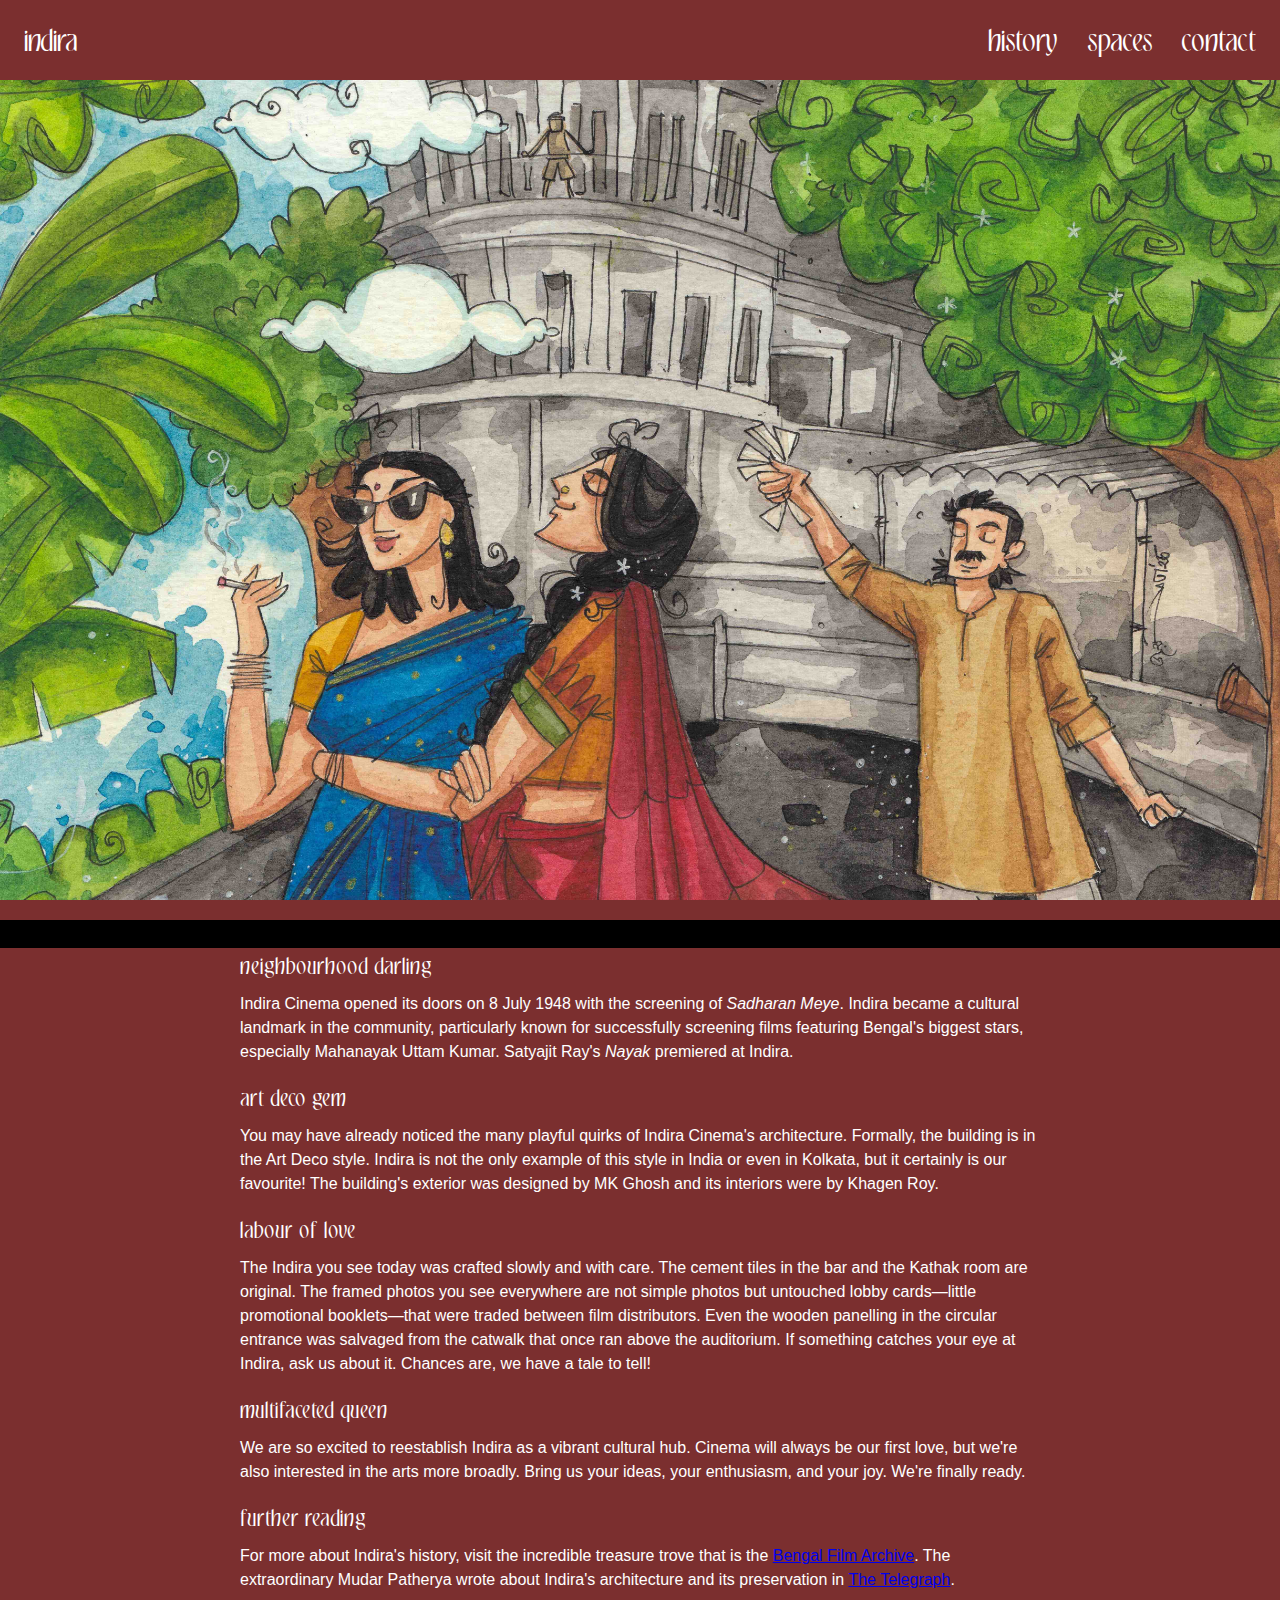
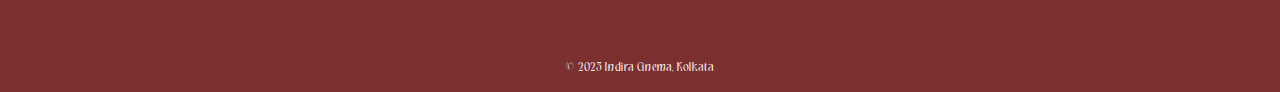
<file: index.html>
<!DOCTYPE html>
<html lang="en">
<head>
  <meta charset="UTF-8" />
  <meta name="viewport" content="width=device-width, initial-scale=1.0" />
  <title>Indira Cinema</title>

  <!-- Open Graph / Facebook -->
  <meta property="og:type" content="website" />
  <meta property="og:url" content="https://indiracinema.com/" />
  <meta property="og:title" content="Indira Cinema" />
  <meta property="og:description" content="A heritage single-screen filmhouse in Kolkata" />
  <meta property="og:image" content="https://indiracinema.com/img/banner.jpg" />

  <!-- Twitter -->
  <meta property="twitter:card" content="summary_large_image" />
  <meta property="twitter:url" content="https://indiracinema.com/" />
  <meta property="twitter:title" content="Indira Cinema" />
  <meta property="twitter:description" content="A heritage single-screen filmhouse in Kolkata" />
  <meta property="twitter:image" content="https://indiracinema.com/img/banner.jpg" />

  <link rel="icon" type="image/png" href="img/favicon.png" />
  <link rel="stylesheet" href="style.css" />
  <style>
    body {
      display: block;
      padding-top: 70px;
    }

    header {
      position: fixed;
      top: 0;
      left: 0;
      right: 0;
      z-index: 10;
      background-color: rgba(123, 47, 47);
    }

    .banner-container {
      position: sticky;
      top: 70px;
      width: 100%;
      height: calc(100vh - 70px);
      overflow: hidden;
      transition: height 2s ease, position 0s 2s;
      z-index: 5;
      padding-bottom: 20px;
      margin-bottom: -20px;
    }

    .banner-container::after {
      content: '';
      position: absolute;
      bottom: 0;
      left: 0;
      right: 0;
      height: 20px;
      background: rgba(123, 47, 47, 1);
      z-index: 10;
    }

    .banner-container.shrunk {
      height: 270px;
      position: relative;
      transition: height 2s ease, position 0s;
      top: -70px;
      margin-bottom: -70px;
    }

    .banner-container img {
      width: 100%;
      height: 100%;
      object-fit: cover;
      object-position: center;
      display: block;
      will-change: auto;
    }

    .content-wrapper {
      background: rgba(123, 47, 47);
      position: relative;
    }

    .content {
      position: relative;
      z-index: 2;
      padding-top: 0;
    }

    @media (max-width: 768px) {
      .content {
        padding-top: 0;
        margin-top: 0;
      }

      .banner-container {
        padding-bottom: 0;
        margin-bottom: 0;
      }

      .banner-container.shrunk {
        margin-bottom: -70px;
      }
    }
  </style>
</head>
<body>

  <header></header>
  <script src="nav.js"></script>

  <div class="banner-container" id="banner">
    <img src="img/banner.jpg" alt="Indira Cinema Banner" />
  </div>

  <div class="content-wrapper">
    <main class="content">
      <h2>neighbourhood darling</h2>
      <p>
        Indira Cinema opened its doors on 8 July 1948 with the screening of <em>Sadharan Meye</em>.
        Indira became a cultural landmark in the community, particularly known for successfully screening films featuring Bengal's biggest stars, especially Mahanayak Uttam Kumar. Satyajit Ray's <em>Nayak</em> premiered at Indira.
      </p>

      <h2>art deco gem</h2>
      <p>
        You may have already noticed the many playful quirks of Indira Cinema's architecture.
        Formally, the building is in the Art Deco style.
        Indira is not the only example of this style in India or even in Kolkata, but it certainly is our favourite!
        The building's exterior was designed by MK Ghosh and its interiors were by Khagen Roy.
      </p>

      <h2>labour of love</h2>
      <p>
        The Indira you see today was crafted slowly and with care. The cement tiles in the bar and the Kathak room are original. The framed photos you see everywhere are not simple photos but untouched lobby cards—little promotional booklets—that were traded between film distributors.
        Even the wooden panelling in the circular entrance was salvaged from the catwalk that once ran above the auditorium.
        If something catches your eye at Indira, ask us about it. Chances are, we have a tale to tell!
      </p>

      <h2>multifaceted queen</h2>
      <p>
        We are so excited to reestablish Indira as a vibrant cultural hub.
        Cinema will always be our first love, but we're also interested in the arts more broadly.
        Bring us your ideas, your enthusiasm, and your joy. We're finally ready.
      </p>

      <h2>further reading</h2>
      <p>
        For more about Indira's history, visit the incredible treasure trove that is the <a href="https://www.bengalfilmarchive.com/hall-details.php?h=Mzk%3D">Bengal Film Archive</a>.
        The extraordinary Mudar Patherya wrote about Indira's architecture and its preservation in <a href="https://www.telegraphindia.com/my-kolkata/places/at-the-art-deco-indira-cinema-mudar-patherya-finds-the-story-of-a-mans-fight-to-preserve-a-piece-of-kolkata-heritage/cid/2004720">The Telegraph</a>.
      </p>
    </main>

    <footer>
      &copy; 2025 Indira Cinema, Kolkata
    </footer>
  </div>

  <script>
    const banner = document.getElementById('banner');
    let hasShrunken = false;

    // Reset on page load
    window.addEventListener('load', () => {
      window.scrollTo(0, 0);
      banner.classList.remove('shrunk');
      hasShrunken = false;
    });

    function updateBanner() {
      if (hasShrunken) return; // Once shrunk, stay shrunk

      const scrollTop = window.pageYOffset || document.documentElement.scrollTop;
      const bannerHeight = window.innerHeight - 70;

      // Shrink earlier to prevent content from scrolling past the top
      if (scrollTop > bannerHeight * 0.15) {
        banner.classList.add('shrunk');
        hasShrunken = true;
      }
    }

    window.addEventListener('scroll', updateBanner);
  </script>

</body>
</html>
</file>
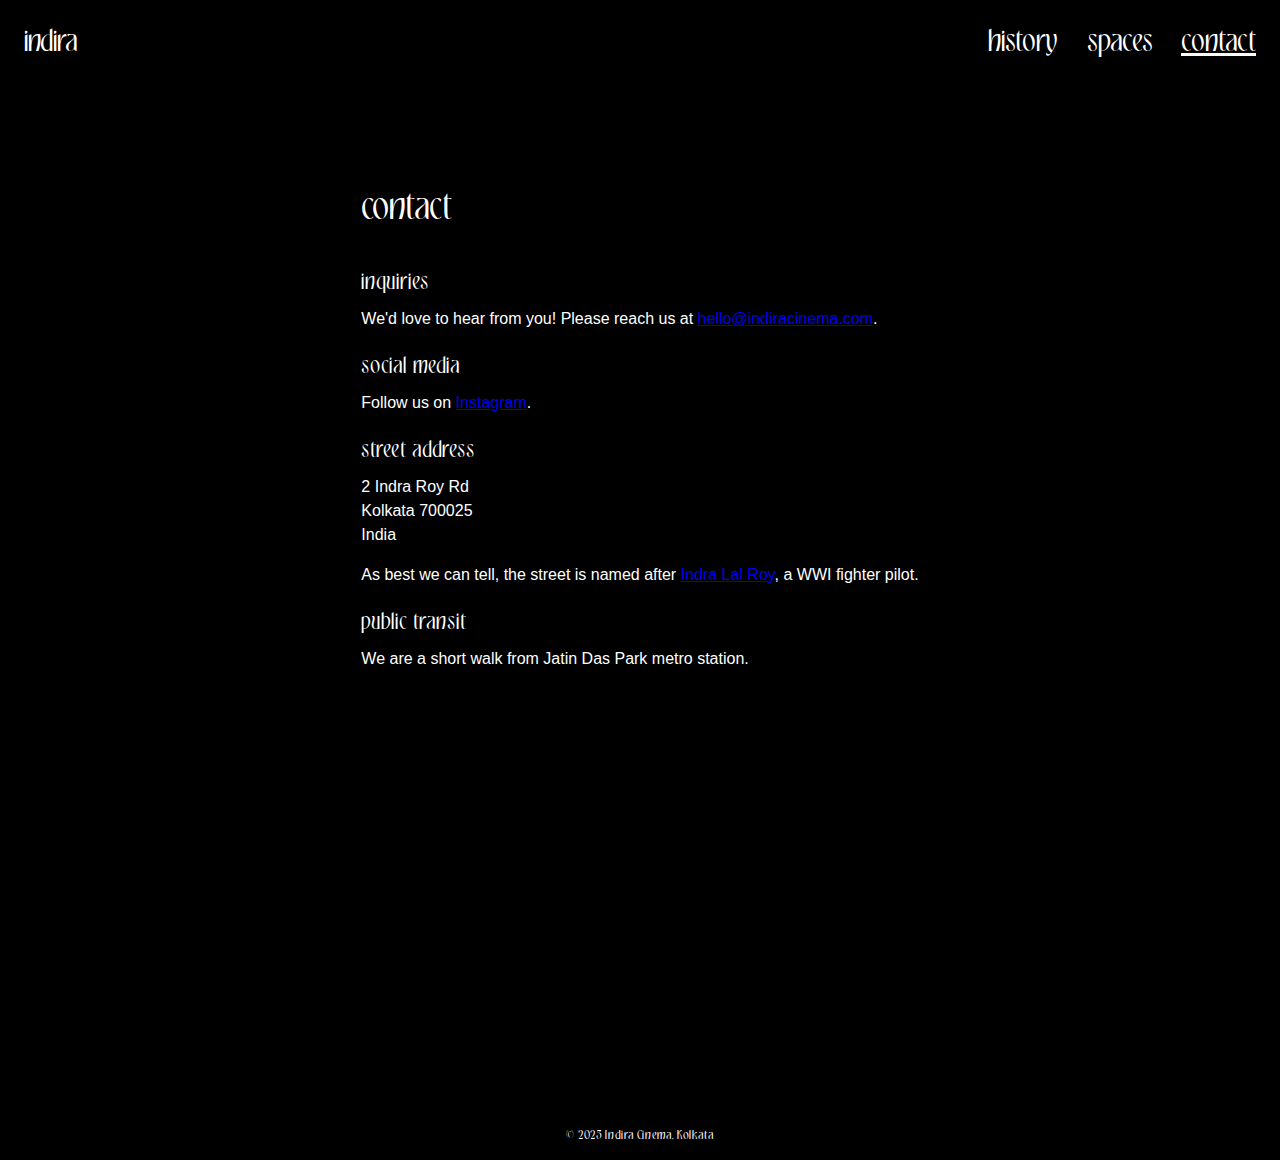
<file: contact.html>
<!DOCTYPE html>
<html lang="en">
<head>
  <meta charset="UTF-8" />
  <meta name="viewport" content="width=device-width, initial-scale=1.0" />
  <title>Contact | Indira Cinema</title>

  <link rel="icon" type="image/jpeg" href="img/favicon.png" />
  <link rel="stylesheet" href="style.css" />
</head>
<body>

  <header></header>
  <script src="nav.js"></script>


  <main class="content">

    <h1>contact</h1>

    <h2>inquiries</h2>
    <p>
      We'd love to hear from you! Please reach us at <a href="mailto:hello@indiracinema.com">hello@indiracinema.com</a>.
    </p>

    <h2>social media</h2>
    <p>
      Follow us on <a href="https://instagram.com/indiracinema">Instagram</a>.
    </p>

    <h2>street address</h2>
    <p>
      2 Indra Roy Rd<br />
      Kolkata 700025<br />
      India
    </p>
    <p>
      As best we can tell, the street is named after <a href="https://en.wikipedia.org/wiki/Indra_Lal_Roy">Indra Lal Roy</a>, a WWI fighter pilot.
    </p>

    <h2>public transit</h2>
    <p>
      We are a short walk from Jatin Das Park metro station.
    </p>

    <div style="margin-top: 2rem;">
      <iframe
        src="https://maps.google.com/maps?q=2%20Indra%20Roy%20Rd%20Kolkata%20700025&t=&z=15&ie=UTF8&iwloc=&output=embed"
        width="100%"
        height="350"
        style="border:0;"
        loading="lazy"
        referrerpolicy="no-referrer-when-downgrade">
      </iframe>
    </div>
  </main>

  <footer>
    &copy; 2025 Indira Cinema, Kolkata
  </footer>

</body>
</html>
</file>
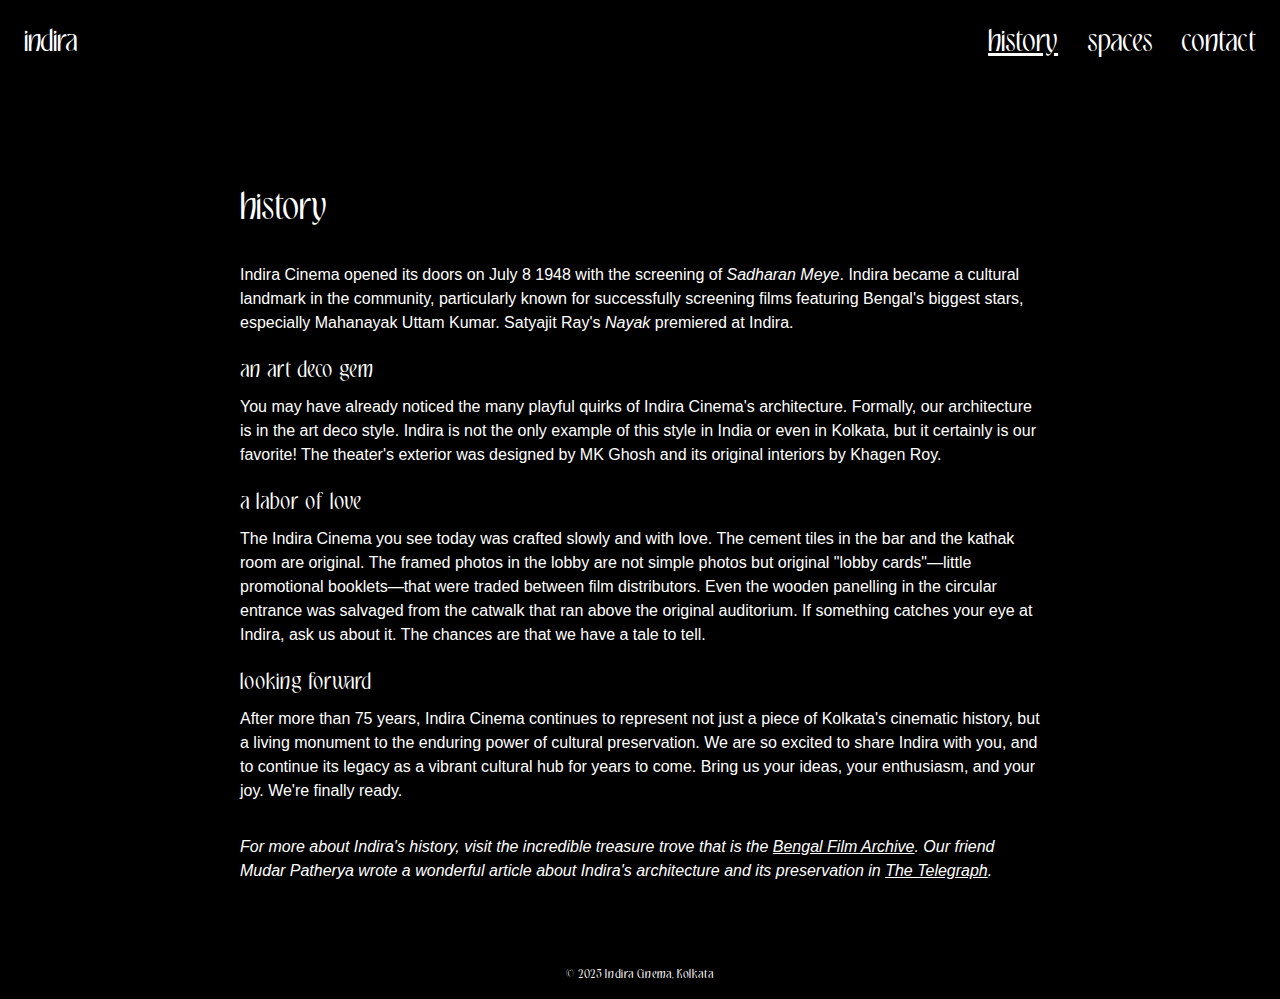
<file: history.html>
<!DOCTYPE html>
<html lang="en">
<head>
  <meta charset="UTF-8" />
  <meta name="viewport" content="width=device-width, initial-scale=1.0" />
  <title>History | Indira Cinema</title>

  <link rel="icon" type="image/jpeg" href="img/favicon.png" />
  <link rel="stylesheet" href="style.css" />
</head>
<body>

  <header></header>
  <script src="nav.js"></script>

  <main class="content">

    <h1>history</h1>

    <p>
      Indira Cinema opened its doors on July 8 1948 with the screening of <em>Sadharan Meye</em>.
      Indira became a cultural landmark in the community, particularly known for successfully screening films featuring Bengal's biggest stars, especially Mahanayak Uttam Kumar. Satyajit Ray's <em>Nayak</em> premiered at Indira.
    </p>

    <h2>an art deco gem</h2>

    <p>
      You may have already noticed the many playful quirks of Indira Cinema's architecture.
      Formally, our architecture is in the art deco style.
      Indira is not the only example of this style in India or even in Kolkata, but it certainly is our favorite!
      The theater's exterior was designed by MK Ghosh and its original interiors by Khagen Roy.
    </p>

    <h2>a labor of love</h2>

    <p>
      The Indira Cinema you see today was crafted slowly and with love. The cement tiles in the bar and the kathak room are original. The framed photos in the lobby are not simple photos but original "lobby cards"—little promotional booklets—that were traded between film distributors.
      Even the wooden panelling in the circular entrance was salvaged from the catwalk that ran above the original auditorium.
      If something catches your eye at Indira, ask us about it. The chances are that we have a tale to tell.
    </p>

    <h2>looking forward</h2>

    <p>
      After more than 75 years, Indira Cinema continues to represent not just a piece of Kolkata's cinematic history, but a living monument to the enduring power of cultural preservation.
      We are so excited to share Indira with you, and to continue its legacy as a vibrant cultural hub for years to come.
      Bring us your ideas, your enthusiasm, and your joy. We're finally ready.
    </p>

    <p style="margin-top: 2rem; font-style: italic;">
      For more about Indira's history, visit the incredible treasure trove that is the <a href="https://www.bengalfilmarchive.com/hall-details.php?h=Mzk%3D" style="color:white; text-decoration:underline;">Bengal Film Archive</a>.
      Our friend Mudar Patherya wrote a wonderful article about Indira's architecture and its preservation in <a href="https://www.telegraphindia.com/my-kolkata/places/at-the-art-deco-indira-cinema-mudar-patherya-finds-the-story-of-a-mans-fight-to-preserve-a-piece-of-kolkata-heritage/cid/2004720" style="color:white; text-decoration:underline;">The Telegraph</a>.
    </p>

  </main>

  <footer>
    &copy; 2025 Indira Cinema, Kolkata
  </footer>

</body>
</html>
</file>
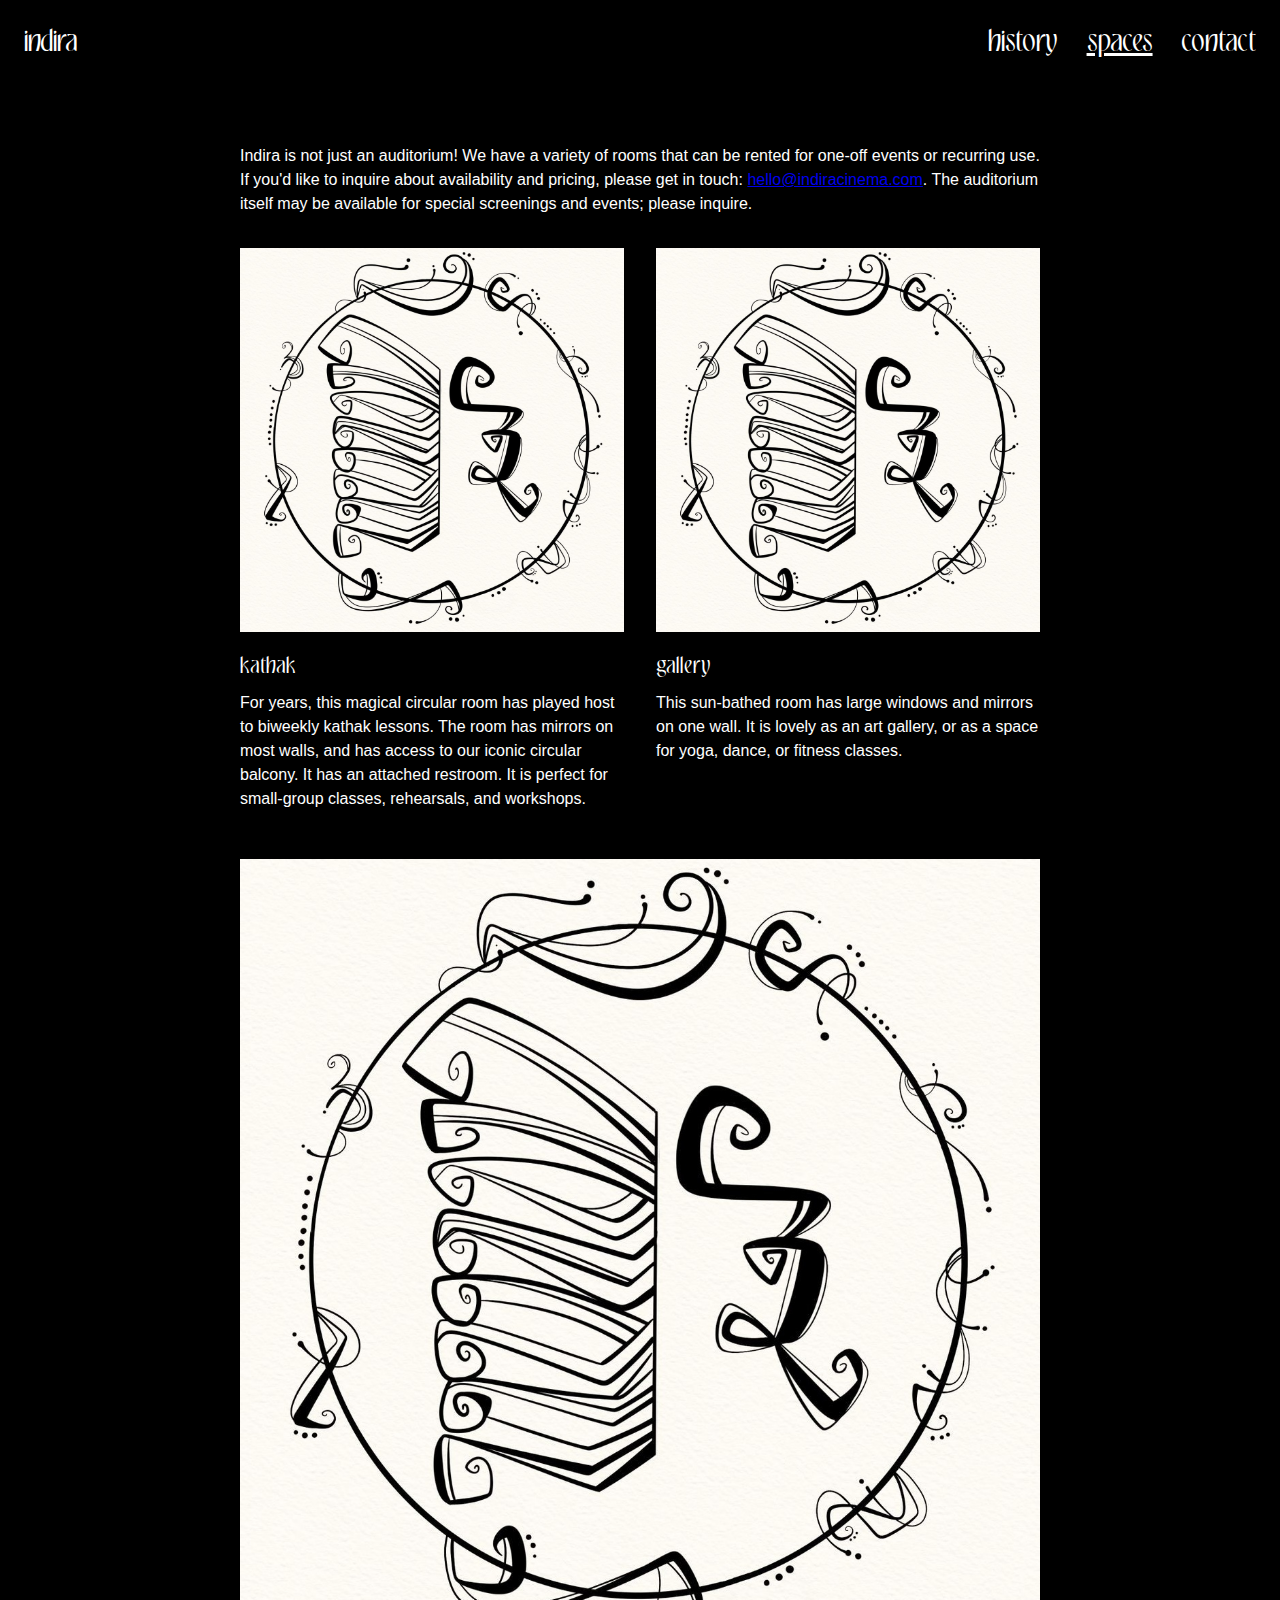
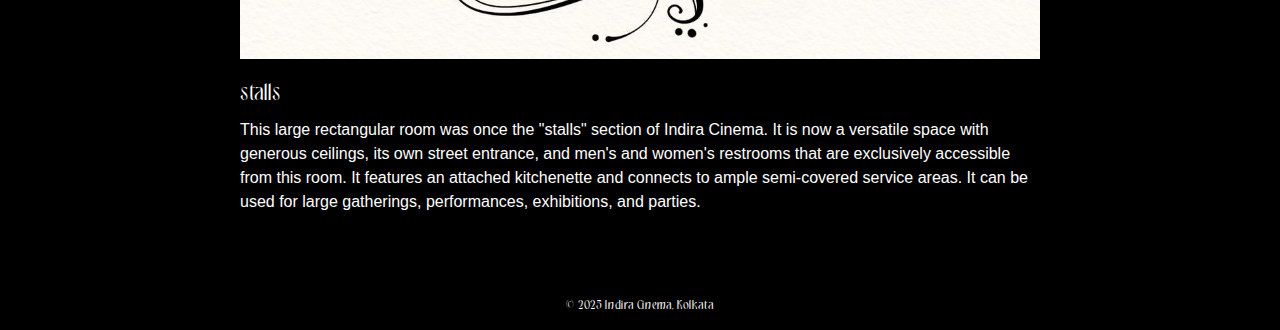
<file: spaces.html>
<!DOCTYPE html>
<html lang="en">
<head>
  <meta charset="UTF-8" />
  <meta name="viewport" content="width=device-width, initial-scale=1.0" />
  <title>Spaces | Indira Cinema</title>

  <link rel="icon" type="image/jpeg" href="img/favicon.png" />
  <link rel="stylesheet" href="style.css" />
</head>
<body>

  <header></header>
  <script src="nav.js"></script>

  <main class="content">

    <p>
      Indira is not just an auditorium! We have a variety of rooms that can be rented for one-off events or recurring use. If you'd like to inquire about availability and pricing, please get in touch: <a href="mailto:hello@indiracinema.com">hello@indiracinema.com</a>. The auditorium itself may be available for special screenings and events; please inquire.
    </p>

    <div class="room-list" style="display: flex; flex-wrap: wrap; gap: 2rem; margin-top: 2rem;">
      <div class="room" style="flex: 1 1 250px;">
        <img src="img/placeholder.jpeg" alt="Room 1" style="width: 100%; height: auto;" />
        <h2>kathak</h2>
        <p>For years, this magical circular room has played host to biweekly kathak lessons. The room has mirrors on most walls, and has access to our iconic circular balcony. It has an attached restroom.
        It is perfect for small-group classes, rehearsals, and workshops.</p>
      </div>


      <div class="room" style="flex: 1 1 250px;">
        <img src="img/placeholder.jpeg" alt="Room 2" style="width: 100%; height: auto;" />
        <h2>gallery</h2>
        <p>This sun-bathed room has large windows and mirrors on one wall. It is lovely as an art gallery, or as a space for yoga, dance, or fitness classes.
        </p>
      </div>

      <div class="room" style="flex: 1 1 250px;">
        <img src="img/placeholder.jpeg" alt="Room 3" style="width: 100%; height: auto;" />
        <h2>stalls</h2>
        <p>This large rectangular room was once the "stalls" section of Indira Cinema. It is now a versatile space with generous ceilings, its own street entrance, and men's and women's restrooms that are exclusively accessible from this room. It features an attached kitchenette and connects to ample semi-covered service areas.
        It can be used for large gatherings, performances, exhibitions, and parties.</p>
      </div>
    </div>

  </main>

  <footer>
    &copy; 2025 Indira Cinema, Kolkata
  </footer>

</body>
</html>
</file>
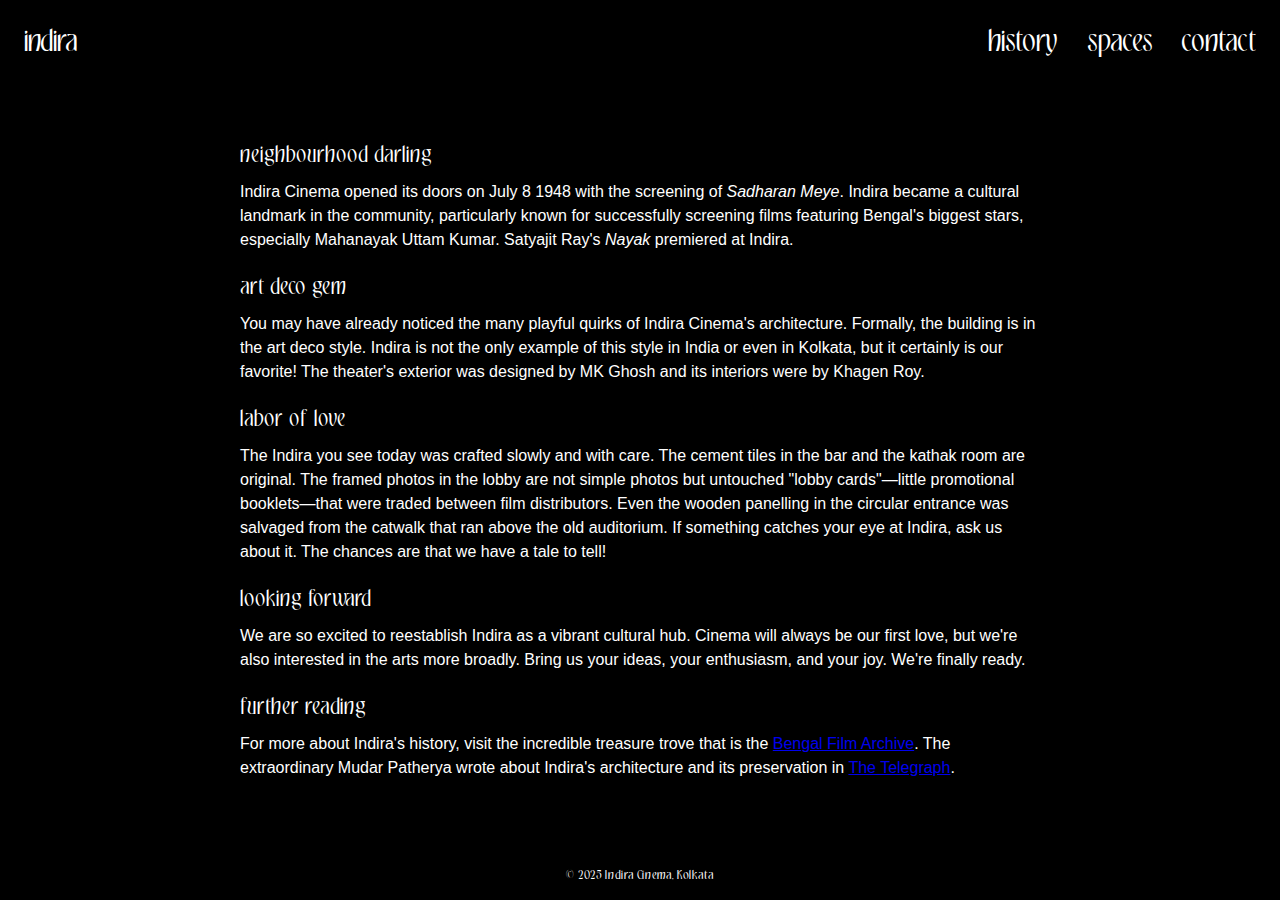
<file: story.html>
<!DOCTYPE html>
<html lang="en">
<head>
  <meta charset="UTF-8" />
  <meta name="viewport" content="width=device-width, initial-scale=1.0" />
  <title>Story | Indira Cinema</title>

  <link rel="icon" type="image/jpeg" href="img/favicon.png" />
  <link rel="stylesheet" href="style.css" />
</head>
<body>

  <header></header>
  <script src="nav.js"></script>

  <main class="content">

    <h2>neighbourhood darling</h2>
    <p>
      Indira Cinema opened its doors on July 8 1948 with the screening of <em>Sadharan Meye</em>.
      Indira became a cultural landmark in the community, particularly known for successfully screening films featuring Bengal's biggest stars, especially Mahanayak Uttam Kumar. Satyajit Ray's <em>Nayak</em> premiered at Indira.
    </p>

    <h2>art deco gem</h2>

    <p>
      You may have already noticed the many playful quirks of Indira Cinema's architecture.
      Formally, the building is in the art deco style.
      Indira is not the only example of this style in India or even in Kolkata, but it certainly is our favorite!
      The theater's exterior was designed by MK Ghosh and its interiors were by Khagen Roy.
    </p>

    <h2>labor of love</h2>

    <p>
      The Indira you see today was crafted slowly and with care. The cement tiles in the bar and the kathak room are original. The framed photos in the lobby are not simple photos but untouched "lobby cards"—little promotional booklets—that were traded between film distributors.
      Even the wooden panelling in the circular entrance was salvaged from the catwalk that ran above the old auditorium.
      If something catches your eye at Indira, ask us about it. The chances are that we have a tale to tell!
    </p>

    <h2>looking forward</h2>

    <p>
      We are so excited to reestablish Indira as a vibrant cultural hub.
      Cinema will always be our first love, but we're also interested in the arts more broadly.
      Bring us your ideas, your enthusiasm, and your joy. We're finally ready.
    </p>

    <h2>further reading</h2>

    <p>
      For more about Indira's history, visit the incredible treasure trove that is the <a href="https://www.bengalfilmarchive.com/hall-details.php?h=Mzk%3D">Bengal Film Archive</a>.
      The extraordinary Mudar Patherya wrote about Indira's architecture and its preservation in <a href="https://www.telegraphindia.com/my-kolkata/places/at-the-art-deco-indira-cinema-mudar-patherya-finds-the-story-of-a-mans-fight-to-preserve-a-piece-of-kolkata-heritage/cid/2004720">The Telegraph</a>.
    </p>

  </main>

  <footer>
    &copy; 2025 Indira Cinema, Kolkata
  </footer>

</body>
</html>
</file>
<file: style.css>
/* styles.css */

/* ============================================
   FONTS
   ============================================ */
@font-face {
  font-family: "Kestia";
  src:
    url("fonts/kestia/kestia-regular.woff2") format("woff2"),
    url("fonts/kestia/kestia-regular.woff") format("woff");
  font-weight: normal;
  font-style: normal;
  font-display: swap;
}

/* ============================================
   BASE STYLES
   ============================================ */
html, body {
  margin: 0;
  padding: 0;
  height: 100%;
}

body {
  font-family: "Helvetica Neue", Helvetica, Arial, sans-serif;
  font-weight: 300;
  background-color: black;
  color: white;
  min-height: 100vh;
  display: flex;
  flex-direction: column;
  line-height: 1.5;
}

/* ============================================
   HEADER & NAVIGATION
   ============================================ */
header {
  display: flex;
  justify-content: space-between;
  align-items: center;
  padding: 1rem 1.5rem;
}

.logo {
  font-family: "Kestia", Helvetica, sans-serif;
  font-size: 2rem;
}

nav a {
  font-family: "Kestia", Helvetica, sans-serif;
  font-weight: normal;
  text-decoration: none;
  margin-left: 1.5rem;
  font-size: 2rem;
  color: white;
}

nav a:hover {
  text-decoration: underline;
}

/* Mobile Toggle (Hamburger Menu) */
.mobile-toggle {
  display: none;
  width: 30px;
  height: 14px;  /* Changed from 18px */
  position: relative;
  cursor: pointer;
  padding: 0.5rem;
}

.mobile-toggle span {
  width: 25px;
  height: 2px;
  background: white;
  transition: all 0.3s ease;
  display: block;
  position: absolute;
  left: 0;
}

.mobile-toggle span:nth-child(1) {
  top: 0;
}

.mobile-toggle span:nth-child(2) {
  top: 6px;  /* Changed from 8px */
}

.mobile-toggle span:nth-child(3) {
  top: 12px;  /* Changed from 16px */
}

.mobile-toggle.active {
  position: relative;
  z-index: 1001;
}

.mobile-toggle.active span:nth-child(1) {
  top: 6px;  /* Changed from 8px */
  transform: rotate(45deg);
}

.mobile-toggle.active span:nth-child(2) {
  opacity: 0;
}

.mobile-toggle.active span:nth-child(3) {
  top: 6px;  /* Changed from 8px */
  transform: rotate(-45deg);
}

/* ============================================
   MAIN CONTENT
   ============================================ */
main {
  flex: 1;
}

.banner-container {
  width: 100%;
  height: 100vh;
  overflow: hidden;
  display: flex;
  justify-content: center;
  align-items: center;
}

.banner-container img {
  width: 100%;
  height: 100%;
  object-fit: cover;
  object-position: center;
  display: block;
}

.content {
  max-width: 800px;
  margin: 3rem auto;
  padding: 0 1.5rem;
}

.content h1 {
  font-family: "Kestia", Helvetica, sans-serif;
  font-weight: normal;
  margin-top: 3rem;
  font-size: 2.5rem;
}

.content h2 {
  font-family: "Kestia", Helvetica, sans-serif;
  font-weight: lighter;
  margin-bottom: -0.5rem;
  margin-top: 0.5rem;
  font-size: 1.5rem;
}

/* ============================================
   FOOTER
   ============================================ */
footer {
  text-align: center;
  padding: 1rem;
  font-size: 0.85rem;
  font-family: "Kestia", Helvetica, sans-serif;
}

/* ============================================
   MOBILE STYLES
   ============================================ */
@media (max-width: 768px) {
  header {
    padding: 1rem 1.5rem;
    align-items: center;
  }

  .mobile-toggle {
    display: flex;
    padding: 0;
    /* margin-right: 0.025rem; */
  }

  nav {
    position: fixed;
    top: 0;
    left: 0;
    right: 0;
    bottom: 0;
    background: rgba(0, 0, 0, 0.98);
    display: flex;
    flex-direction: column;
    justify-content: center;
    align-items: center;
    gap: 2rem;
    transform: translateX(100%);
    transition: transform 0.3s ease;
    z-index: 1000;
  }

  nav.active {
    transform: translateX(0);
  }

  nav a {
    margin: 0;
    font-size: 2.5rem;
  }
}
</file>
